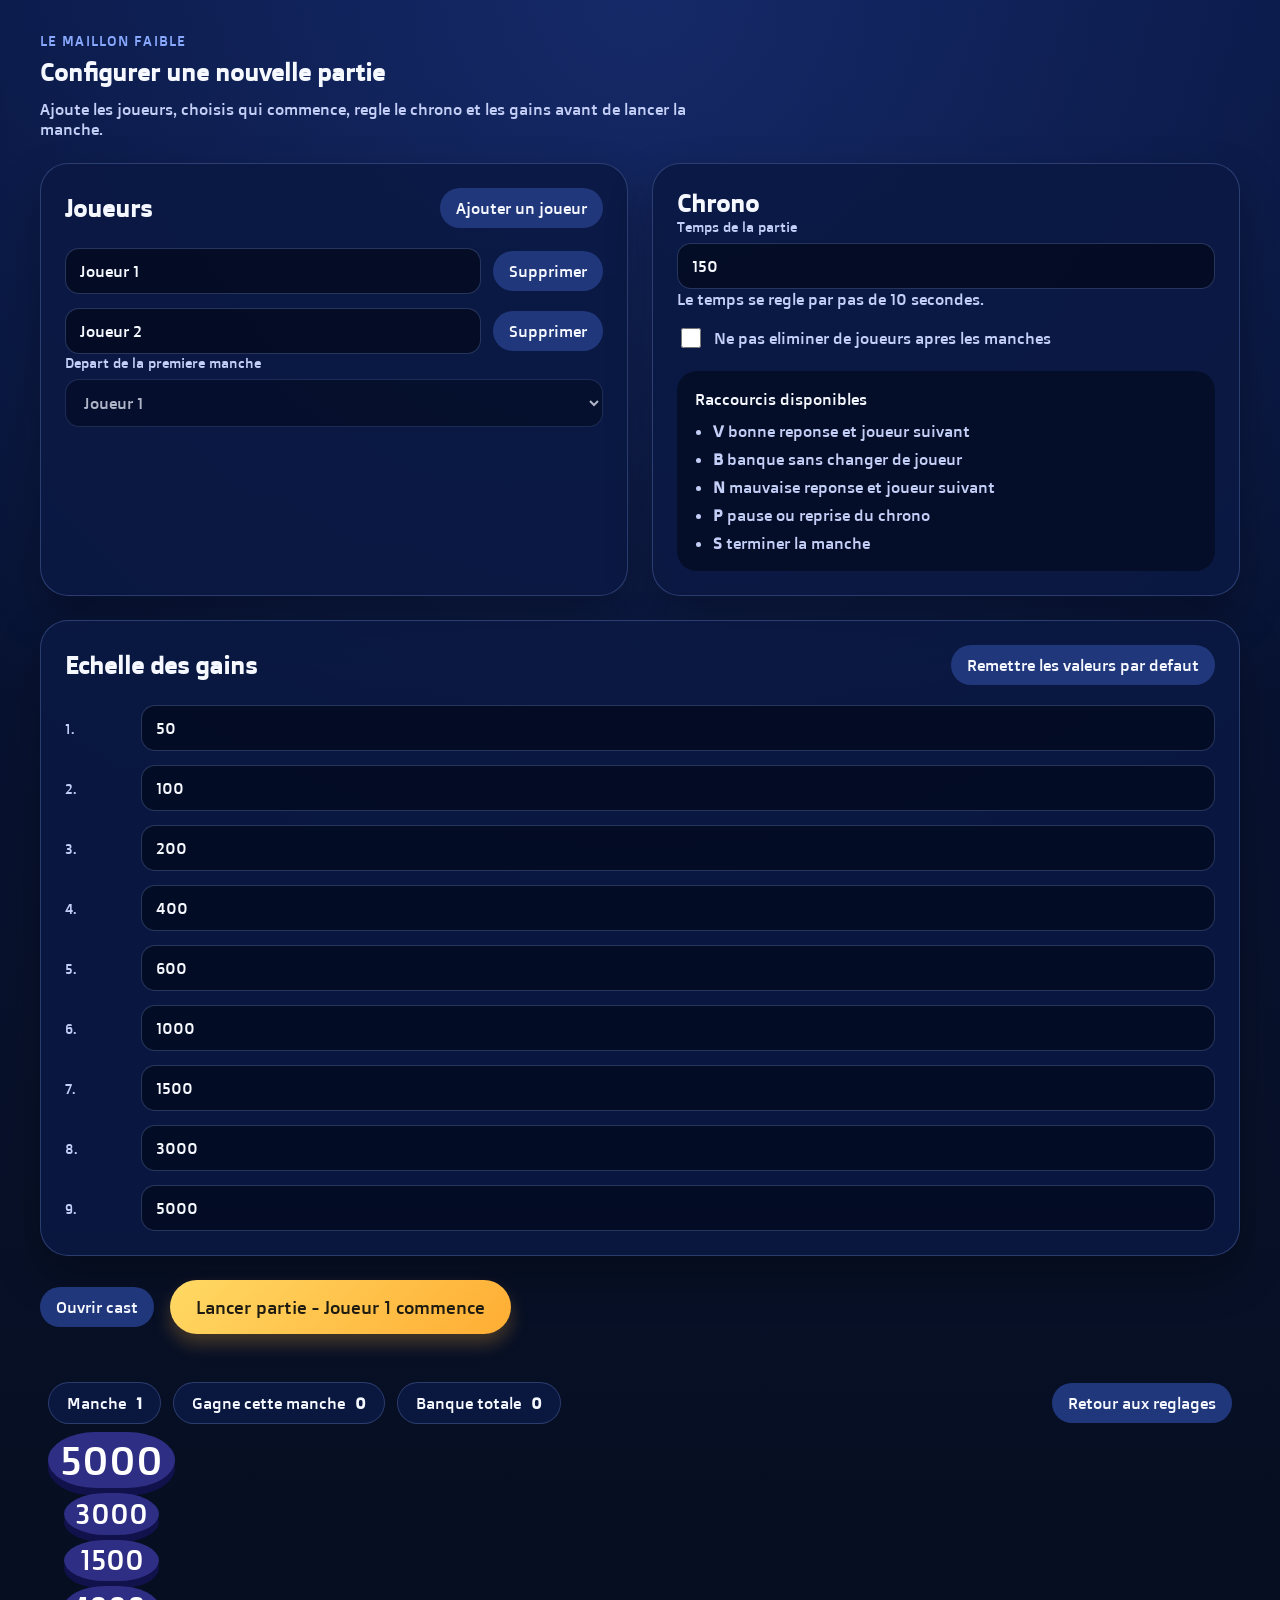
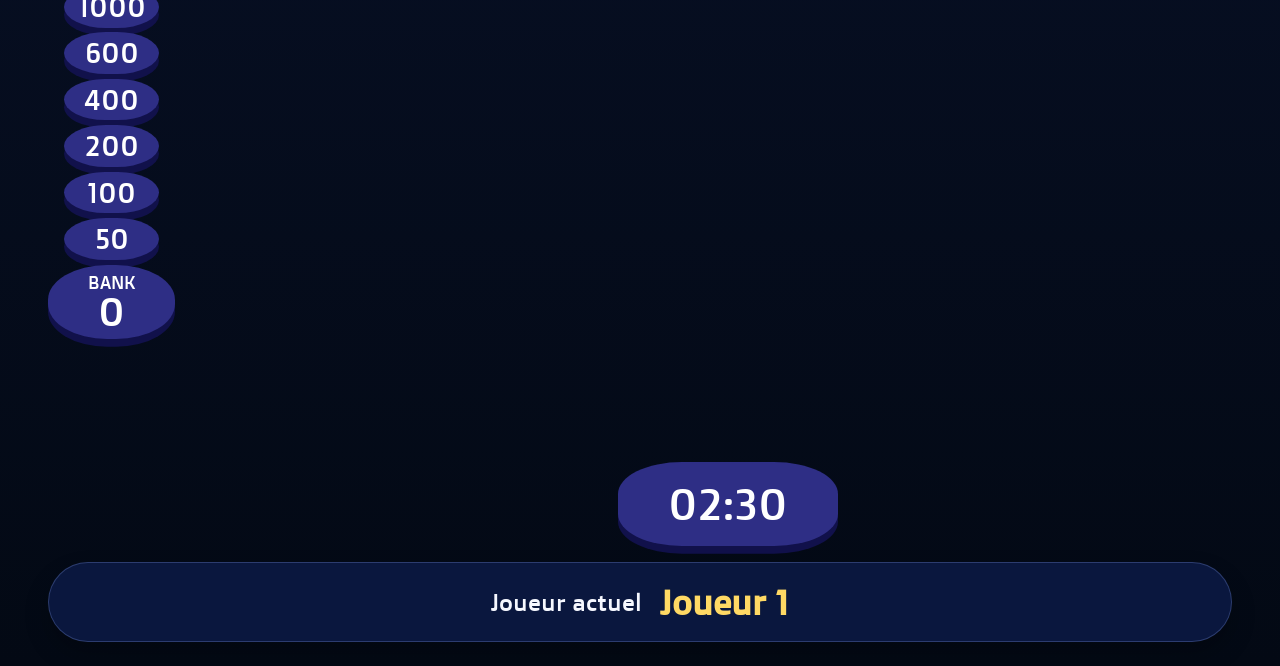
<file: index.html>
<!DOCTYPE html>
<html lang="fr">
<head>
    <meta charset="UTF-8">
    <meta http-equiv="X-UA-Compatible" content="IE=edge">
    <meta name="viewport" content="width=device-width, initial-scale=1.0">
    <link rel="stylesheet" href="style.css">
    <script src="engine.js" defer></script>
    <link rel="preconnect" href="https://fonts.googleapis.com">
    <link rel="preconnect" href="https://fonts.gstatic.com" crossorigin>
    <link href="https://fonts.googleapis.com/css2?family=Doppio+One&display=swap" rel="stylesheet">
    <title>LMF</title>
</head>
<body>
    <main class="app-shell">
        <section class="setup-screen" id="setup-screen">
            <div class="setup-panel">
                <div class="setup-header">
                    <p class="eyebrow">Le Maillon Faible</p>
                    <h1>Configurer une nouvelle partie</h1>
                    <p class="setup-copy">Ajoute les joueurs, choisis qui commence, regle le chrono et les gains avant de lancer la manche.</p>
                </div>

                <div class="setup-grid">
                    <section class="setup-card">
                        <div class="section-title-row">
                            <h2>Joueurs</h2>
                            <button type="button" id="add-player">Ajouter un joueur</button>
                        </div>
                        <div id="players-list" class="players-list"></div>
                        <label class="field">
                            <span>Depart de la premiere manche</span>
                            <select id="starting-player" disabled></select>
                        </label>
                    </section>

                    <section class="setup-card">
                        <h2>Chrono</h2>
                        <label class="field">
                            <span>Temps de la partie</span>
                            <input id="timer-seconds" type="number" min="10" step="10" value="150">
                        </label>
                        <p class="hint">Le temps se regle par pas de 10 secondes.</p>
                        <label class="check-field">
                            <input id="eliminate-each-round" type="checkbox">
                            <span>Ne pas eliminer de joueurs apres les manches</span>
                        </label>
                        <div class="keybinds">
                            <p>Raccourcis disponibles</p>
                            <ul>
                                <li><strong>V</strong> bonne reponse et joueur suivant</li>
                                <li><strong>B</strong> banque sans changer de joueur</li>
                                <li><strong>N</strong> mauvaise reponse et joueur suivant</li>
                                <li><strong>P</strong> pause ou reprise du chrono</li>
                                <li><strong>S</strong> terminer la manche</li>
                            </ul>
                        </div>
                    </section>
                </div>

                <section class="setup-card">
                    <div class="section-title-row">
                        <h2>Echelle des gains</h2>
                        <button type="button" id="reset-prizes">Remettre les valeurs par defaut</button>
                    </div>
                    <div id="prizes-list" class="prizes-list"></div>
                </section>

                <div class="setup-actions">
                    <button type="button" id="open-cast" class="toolbar-button">Ouvrir cast</button>
                    <button type="button" id="start-game" class="primary-button">Lancer partie</button>
                    <p id="setup-error" class="error-message" aria-live="polite"></p>
                </div>
            </div>
        </section>

        <section class="game-screen hidden" id="game-screen">
            <div class="game-toolbar">
                <div class="status-cluster">
                    <div class="status-pill">
                        <span>Manche</span>
                        <strong id="round-number">1</strong>
                    </div>
                    <div class="status-pill">
                        <span>Gagne cette manche</span>
                        <strong id="round-bank-label">0</strong>
                    </div>
                    <div class="status-pill">
                        <span>Banque totale</span>
                        <strong id="total-bank-label">0</strong>
                    </div>
                </div>
                <button type="button" id="back-to-setup" class="toolbar-button">Retour aux reglages</button>
            </div>

            <div class="container">
                <div class="leftside">
                    <div class="big-card" id="card9">5000</div>
                    <div class="card" id="card8">3000</div>
                    <div class="card" id="card7">1500</div>
                    <div class="card" id="card6">1000</div>
                    <div class="card" id="card5">600</div>
                    <div class="card" id="card4">400</div>
                    <div class="card" id="card3">200</div>
                    <div class="card" id="card2">100</div>
                    <div class="card" id="card1">50</div>
                    <div class="big-card bank">
                        <div class="tag">BANK</div>
                        <div id="bank">0</div>
                    </div>
                </div>

                <div class="rightside">
                    <div class="card timer-card" id="timer">
                        <div id="time">02:30</div>
                    </div>
                </div>
            </div>

            <div class="player-banner">
                <span>Joueur actuel</span>
                <strong id="current-player">-</strong>
            </div>

            <div class="round-end-panel hidden" id="round-end-panel">
                <p class="eyebrow">Fin de manche</p>
                <h2 id="round-end-title">La manche est terminee</h2>
                <p id="round-end-reason" class="setup-copy"></p>
                <button type="button" id="go-to-stats" class="primary-button">Passer aux statistiques</button>
            </div>
        </section>

        <section class="stats-screen hidden" id="stats-screen">
            <div class="stats-layout">
                <div class="stats-header">
                    <p class="eyebrow">Statistiques</p>
                    <h1 id="stats-round-title">Resume de la manche 1</h1>
                    <p class="setup-copy">Le classement privilegie d'abord les bonnes reponses, puis l'argent banque, puis la penalite d'argent perdu.</p>
                </div>

                <div class="stats-summary-grid">
                    <div class="setup-card">
                        <h2>Argent recolte sur cette manche</h2>
                        <p class="stats-big-number" id="stats-round-earned">0</p>
                    </div>
                    <div class="setup-card">
                        <h2>Banque totale toutes manches</h2>
                        <p class="stats-big-number" id="stats-total-bank">0</p>
                    </div>
                </div>

                <div class="setup-card highlight-card" id="strongest-player-card">
                    <p class="eyebrow">Maillon fort</p>
                    <h2 id="strongest-player-name">-</h2>
                    <div class="stats-inline">
                        <span>Bonnes reponses: <strong id="strongest-player-correct">0</strong></span>
                        <span>Mauvaises reponses: <strong id="strongest-player-wrong">0</strong></span>
                        <span>Argent banque: <strong id="strongest-player-banked">0</strong></span>
                        <span>Argent perdu: <strong id="strongest-player-lost">0</strong></span>
                    </div>
                </div>

                <div class="setup-card">
                    <div class="section-title-row">
                        <h2>Tous les joueurs</h2>
                    </div>
                    <div class="stats-table-wrapper">
                        <table class="stats-table">
                            <thead>
                                <tr>
                                    <th>Joueur</th>
                                    <th>Bonnes reponses</th>
                                    <th>Mauvaises reponses</th>
                                    <th>Argent banque</th>
                                    <th>Argent perdu</th>
                                </tr>
                            </thead>
                            <tbody id="stats-rows"></tbody>
                        </table>
                    </div>
                </div>

                <div class="setup-card elimination-card hidden" id="elimination-card">
                    <h2>Joueur elimine</h2>
                    <label class="field">
                        <span>Choisis qui quitte la partie a la fin de cette manche</span>
                        <select id="eliminated-player"></select>
                    </label>
                    <p id="elimination-error" class="error-message" aria-live="polite"></p>
                </div>

                <div class="setup-card highlight-card weak-card" id="weakest-player-card">
                    <p class="eyebrow">Maillon faible</p>
                    <h2 id="weakest-player-name">-</h2>
                    <div class="stats-inline">
                        <span>Bonnes reponses: <strong id="weakest-player-correct">0</strong></span>
                        <span>Mauvaises reponses: <strong id="weakest-player-wrong">0</strong></span>
                        <span>Argent banque: <strong id="weakest-player-banked">0</strong></span>
                        <span>Argent perdu: <strong id="weakest-player-lost">0</strong></span>
                    </div>
                </div>

                <div class="setup-actions">
                    <button type="button" id="next-round" class="primary-button">Manche suivante</button>
                </div>
            </div>
        </section>

        <section class="walk-screen hidden" id="walk-screen">
            <div class="walk-layout">
                <div class="setup-card walk-card">
                    <p class="eyebrow">Elimination confirmee</p>
                    <h1 id="walk-title">Vous etes le maillon faible, au revoir.</h1>
                    <p class="setup-copy" id="walk-copy">La manche suivante demarrera quand tu seras pret.</p>
                    <div class="setup-actions">
                        <button type="button" id="walk-next-round" class="primary-button">Passer a la manche suivante</button>
                    </div>
                </div>
            </div>
        </section>

        <section class="final-screen hidden" id="final-screen">
            <div class="final-layout">
                <div class="stats-header">
                    <p class="eyebrow">Finale</p>
                    <h1 id="final-title">Duel final</h1>
                    <p class="setup-copy" id="final-status">Le maillon fort choisit de prendre ou de laisser la main.</p>
                </div>

                <div class="setup-card final-choice-card" id="final-choice-card">
                    <h2 id="final-strongest-player">Maillon fort: -</h2>
                    <div class="setup-actions">
                        <button type="button" id="final-take-hand" class="primary-button">Prendre la main</button>
                        <button type="button" id="final-leave-hand" class="toolbar-button">Laisser la main</button>
                    </div>
                </div>

                <div class="final-board" id="final-board"></div>

                <div class="setup-card final-control-card hidden" id="final-control-card">
                    <p class="eyebrow" id="final-mode-label">Questions</p>
                    <h2 id="final-current-player">-</h2>
                </div>

                <div class="setup-card final-sudden-card hidden" id="final-sudden-card">
                    <h2>Mort subite</h2>
                    <p class="setup-copy">Egalite apres les cinq questions.</p>
                    <div class="setup-actions">
                        <button type="button" id="start-sudden-death" class="primary-button">Commencer la mort subite</button>
                    </div>
                </div>

                <div class="setup-card final-win-card hidden" id="final-win-card">
                    <p class="eyebrow">Partie terminee</p>
                    <h2 id="final-winner-name">-</h2>
                    <p class="setup-copy">La partie est finie. Tu peux relancer une nouvelle configuration.</p>
                    <div class="setup-actions">
                        <button type="button" id="play-again" class="primary-button">Rejouer</button>
                    </div>
                </div>
            </div>
        </section>
    </main>
</body>
</html>
</file>
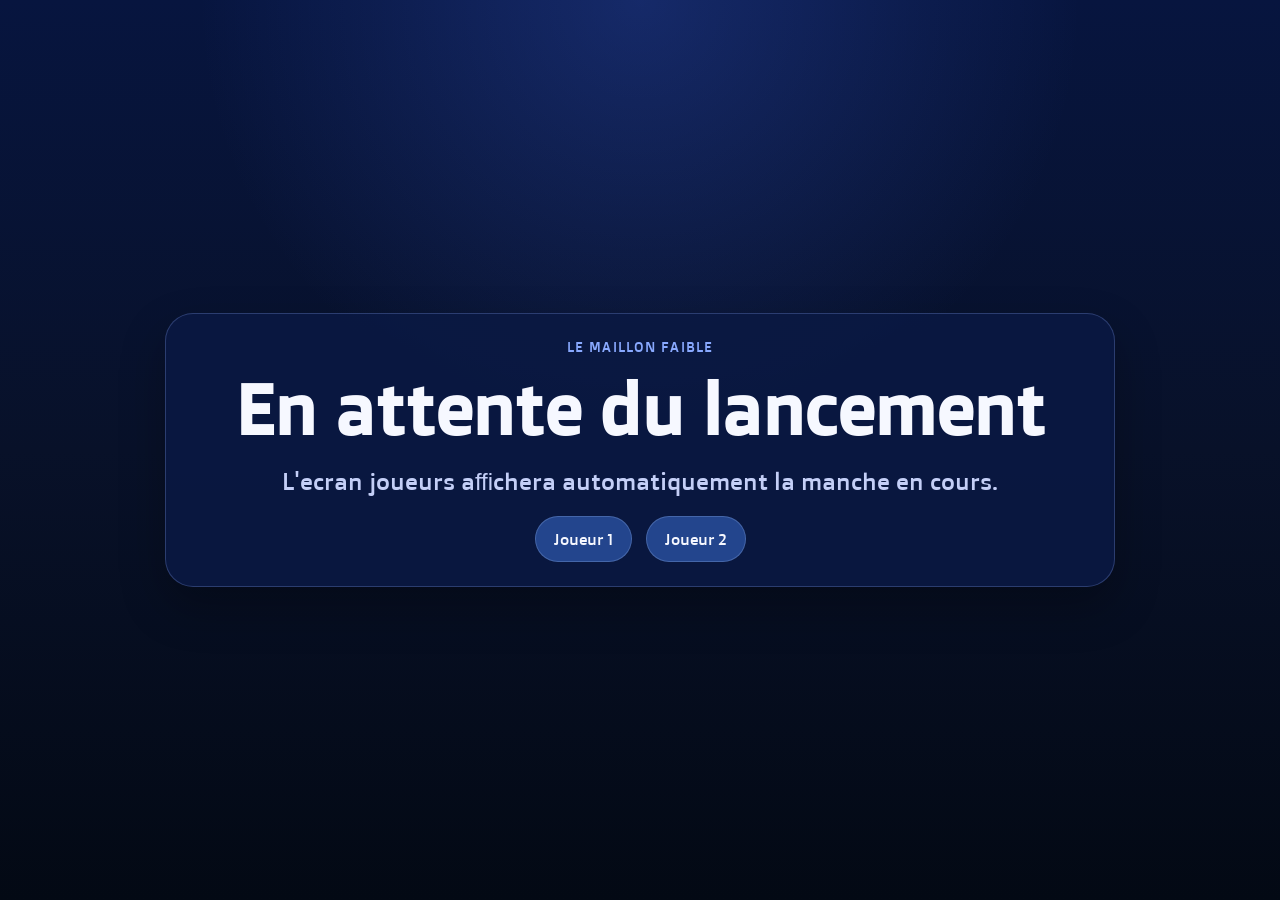
<file: cast.html>
<!DOCTYPE html>
<html lang="fr">
<head>
    <meta charset="UTF-8">
    <meta http-equiv="X-UA-Compatible" content="IE=edge">
    <meta name="viewport" content="width=device-width, initial-scale=1.0">
    <title>LMF Cast</title>
    <link rel="preconnect" href="https://fonts.googleapis.com">
    <link rel="preconnect" href="https://fonts.gstatic.com" crossorigin>
    <link href="https://fonts.googleapis.com/css2?family=Doppio+One&display=swap" rel="stylesheet">
    <link rel="stylesheet" href="cast.css">
    <script src="cast.js" defer></script>
</head>
<body>
    <main id="cast-app" class="cast-app"></main>
</body>
</html>
</file>
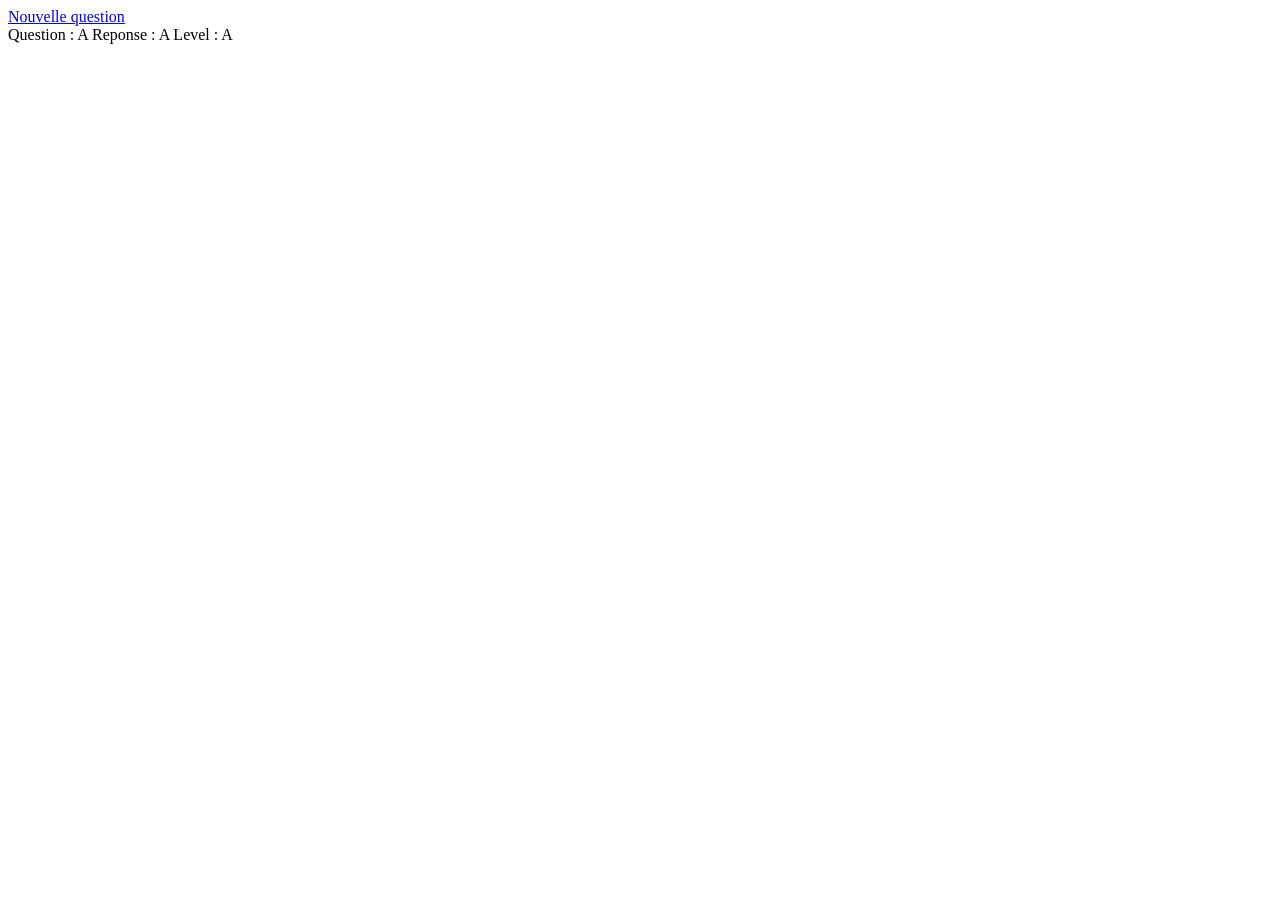
<file: question.html>
<!DOCTYPE html>
<html lang="en">
<head>
    <meta charset="UTF-8">
    <meta name="viewport" content="width=device-width, initial-scale=1.0">
    <title>Document</title>
    <script defer>

        function new_q() {
            rand = Math.floor(Math.random() * max);
        }

    </script>
</head>
<body>
    <a href="#" onclick="new_q()">Nouvelle question</a>
    <div>
        <span>Question : </span><span id="q">A</span>
        <span>Reponse : </span><span id="r">A</span>
        <span>Level : </span><span id="l">A</span>
    </div>
</body>
</html>
</file>
<file: style.css>
body {
    margin: 0;
    font-family: 'Doppio One', sans-serif;
    background:
        radial-gradient(circle at top, rgba(73, 115, 255, 0.22), transparent 40%),
        linear-gradient(180deg, #07153f 0%, #081129 50%, #030914 100%);
    color: #f6f8ff;
    min-height: 100vh;
}

button,
input,
select {
    font: inherit;
}

button {
    cursor: pointer;
    border: 0;
}

.hidden {
    display: none;
}

.app-shell {
    min-height: 100vh;
}

.setup-screen {
    min-height: 100vh;
    padding: 32px;
    box-sizing: border-box;
}

.setup-panel {
    max-width: 1200px;
    margin: 0 auto;
    display: grid;
    gap: 24px;
}

.setup-header h1,
.setup-card h2 {
    margin: 0;
}

.eyebrow {
    margin: 0 0 8px;
    color: #89a9ff;
    letter-spacing: 0.08em;
    text-transform: uppercase;
    font-size: 14px;
}

.setup-copy {
    margin: 12px 0 0;
    max-width: 700px;
    color: #c4cff7;
}

.setup-grid {
    display: grid;
    grid-template-columns: repeat(2, minmax(0, 1fr));
    gap: 24px;
}

.setup-card {
    background: rgba(11, 25, 67, 0.9);
    border: 1px solid rgba(142, 171, 255, 0.25);
    border-radius: 28px;
    padding: 24px;
    box-shadow: 0 20px 45px rgba(0, 0, 0, 0.28);
}

.section-title-row {
    display: flex;
    justify-content: space-between;
    align-items: center;
    gap: 16px;
    margin-bottom: 20px;
}

.section-title-row button,
.toolbar-button,
.player-row button,
#reset-prizes {
    background: #21377c;
    color: #f6f8ff;
    padding: 10px 16px;
    border-radius: 999px;
}

.primary-button {
    background: linear-gradient(135deg, #ffd964 0%, #ffad33 100%);
    color: #1e1b10;
    padding: 16px 26px;
    border-radius: 999px;
    font-size: 18px;
    box-shadow: 0 10px 18px rgba(255, 174, 53, 0.25);
}

.players-list,
.prizes-list {
    display: grid;
    gap: 14px;
}

.player-row,
.prize-row {
    display: grid;
    gap: 12px;
    align-items: center;
}

.player-row {
    grid-template-columns: minmax(0, 1fr) auto;
}

.prize-row {
    grid-template-columns: 64px minmax(0, 1fr);
}

.field {
    display: grid;
    gap: 8px;
}

.field span,
.prize-row label {
    color: #c4cff7;
    font-size: 14px;
}

input,
select {
    border: 1px solid rgba(142, 171, 255, 0.25);
    border-radius: 14px;
    background: rgba(3, 10, 31, 0.8);
    color: #f6f8ff;
    padding: 12px 14px;
}

.check-field {
    display: flex;
    align-items: center;
    gap: 10px;
    margin-top: 16px;
    color: #c4cff7;
}

.check-field input {
    width: 20px;
    height: 20px;
    flex: 0 0 auto;
    accent-color: #ffd964;
}

.hint,
.keybinds ul,
.error-message {
    margin: 0;
}

.hint,
.keybinds li {
    color: #c4cff7;
}

.keybinds {
    margin-top: 20px;
    padding: 18px;
    border-radius: 20px;
    background: rgba(3, 10, 31, 0.7);
}

.keybinds p {
    margin: 0 0 12px;
}

.keybinds ul {
    padding-left: 18px;
    display: grid;
    gap: 8px;
}

.setup-actions {
    display: flex;
    align-items: center;
    gap: 16px;
}

.error-message {
    color: #ff9a9a;
    min-height: 20px;
}

.game-screen {
    height: 100vh;
    padding: 16px 48px 24px;
    box-sizing: border-box;
    display: grid;
    grid-template-rows: auto minmax(0, 1fr) auto;
    overflow: hidden;
}

.game-toolbar {
    display: flex;
    justify-content: space-between;
    align-items: center;
}

.status-cluster {
    display: flex;
    flex-wrap: wrap;
    gap: 12px;
}

.status-pill {
    display: inline-flex;
    align-items: center;
    gap: 10px;
    border-radius: 999px;
    background: rgba(11, 25, 67, 0.85);
    border: 1px solid rgba(142, 171, 255, 0.25);
    padding: 10px 18px;
}

.container {
    width: 100%;
    display: flex;
    justify-content: space-between;
    align-items: stretch;
    gap: 48px;
    min-height: 0;
    padding: 8px 0 16px;
    box-sizing: border-box;
}

.leftside {
    width: fit-content;
    text-align: center;
    display: flex;
    flex-direction: column;
    justify-content: flex-start;
    gap: clamp(3px, 0.55vh, 7px);
    height: auto;
    max-height: 100%;
    font-size: clamp(32px, 4.6vh, 40px);
    margin: 0;
}

#time {
    text-align: center;
}

.rightside {
    display: flex;
    align-items: flex-end;
    justify-content: flex-end;
    flex: 1;
}

.tag {
    font-size: clamp(14px, 2vh, 20px);
}

.big-card {
    padding: clamp(6px, 0.9vh, 10px);
    background-color: rgb(46, 46, 133);
    color: white;
    width: 111px;
    line-height: 1;
    border-radius: 59px / 35px;
    margin: 0 auto;
    box-shadow: 0 clamp(5px, 0.85vh, 9px) rgb(17, 17, 75);
}

.bank {
    width: 111px;
    border-radius: 59px / 35px;
    flex-shrink: 0;
}

.card {
    padding: clamp(5px, 0.75vh, 10px);
    background-color: rgb(46, 46, 133);
    color: white;
    width: 81px;
    line-height: 1;
    border-radius: 64px / 32px;
    margin: 0 auto;
    font-size: clamp(23px, 3.2vh, 28px);
    box-shadow: 0 clamp(5px, 0.85vh, 9px) rgb(17, 17, 75);
}

.timer-card {
    width: 180px;
    font-size: 44px;
    padding: 20px;
}

.active {
    background-color: rgb(205, 72, 72);
    box-shadow: 0 clamp(5px, 0.85vh, 9px) rgb(103, 6, 6);
}

.player-banner {
    display: flex;
    justify-content: center;
    align-items: center;
    gap: 18px;
    margin-top: 0;
    font-size: 24px;
    padding: 18px 22px;
    border-radius: 999px;
    background: rgba(11, 25, 67, 0.92);
    border: 1px solid rgba(142, 171, 255, 0.25);
    box-shadow: 0 12px 24px rgba(0, 0, 0, 0.22);
}

.player-banner strong {
    font-size: 34px;
    color: #ffd964;
}

.round-end-panel,
.stats-layout {
    max-width: 1200px;
    margin: 0 auto;
}

.round-end-panel {
    margin-top: 24px;
    padding: 24px;
    border-radius: 28px;
    background: rgba(11, 25, 67, 0.92);
    border: 1px solid rgba(142, 171, 255, 0.25);
    box-shadow: 0 20px 45px rgba(0, 0, 0, 0.28);
}

.stats-screen {
    min-height: 100vh;
    padding: 32px;
    box-sizing: border-box;
}

.walk-screen,
.final-screen {
    min-height: 100vh;
    padding: 32px;
    box-sizing: border-box;
}

.stats-layout {
    display: grid;
    gap: 24px;
}

.final-layout {
    max-width: 1200px;
    margin: 0 auto;
    display: grid;
    gap: 24px;
}

.walk-layout {
    min-height: calc(100vh - 64px);
    max-width: 900px;
    margin: 0 auto;
    display: flex;
    align-items: center;
    justify-content: center;
}

.walk-card,
.final-win-card {
    text-align: center;
}

.walk-card h1,
.final-win-card h2 {
    margin: 0;
    font-size: clamp(34px, 6vw, 62px);
}

.walk-card .setup-copy,
.final-win-card .setup-copy {
    max-width: none;
}

.walk-card .setup-actions,
.final-win-card .setup-actions {
    justify-content: center;
    margin-top: 24px;
}

.stats-header h1 {
    margin: 0;
}

.stats-summary-grid {
    display: grid;
    grid-template-columns: repeat(2, minmax(0, 1fr));
    gap: 24px;
}

.stats-big-number {
    margin: 16px 0 0;
    font-size: 56px;
    color: #ffd964;
}

.highlight-card {
    background:
        linear-gradient(135deg, rgba(255, 217, 100, 0.16), rgba(11, 25, 67, 0.9)),
        rgba(11, 25, 67, 0.9);
}

.weak-card {
    background:
        linear-gradient(135deg, rgba(205, 72, 72, 0.2), rgba(11, 25, 67, 0.9)),
        rgba(11, 25, 67, 0.9);
}

.final-board {
    display: grid;
    gap: 18px;
    padding: 24px;
    border-radius: 28px;
    background: rgba(3, 8, 22, 0.92);
    border: 1px solid rgba(142, 171, 255, 0.2);
}

.final-row {
    display: grid;
    grid-template-columns: minmax(150px, 220px) repeat(5, minmax(54px, 1fr));
    gap: 14px;
    align-items: center;
}

.final-name,
.final-token {
    min-height: 54px;
    display: flex;
    align-items: center;
    justify-content: center;
    border-radius: 999px;
    color: #f6f8ff;
    text-align: center;
    box-shadow: inset 0 3px 8px rgba(255, 255, 255, 0.22), 0 8px 14px rgba(0, 0, 0, 0.28);
}

.final-name {
    padding: 0 18px;
    background: #274a94;
    border: 1px solid rgba(166, 197, 255, 0.35);
    font-size: 20px;
    font-weight: 700;
}

.final-token {
    background: #12395c;
    border: 1px solid rgba(102, 164, 219, 0.28);
    font-size: 26px;
}

.final-token.correct {
    background: #1f9b4b;
}

.final-token.wrong {
    background: #c64047;
}

.final-token.pending {
    opacity: 0.34;
}

.final-token.settled {
    opacity: 0.34;
}

.final-token.hidden-slot {
    opacity: 0;
    border-color: transparent;
    box-shadow: none;
    pointer-events: none;
}

.final-token.current,
.final-token.correct,
.final-token.wrong {
    opacity: 1;
}

.final-token.correct.settled,
.final-token.wrong.settled {
    opacity: 0.34;
}

.stats-inline {
    display: flex;
    flex-wrap: wrap;
    gap: 12px 24px;
    margin-top: 16px;
    color: #c4cff7;
}

.stats-table-wrapper {
    overflow-x: auto;
}

.stats-table {
    width: 100%;
    border-collapse: collapse;
}

.stats-table th,
.stats-table td {
    text-align: left;
    padding: 14px 12px;
    border-bottom: 1px solid rgba(142, 171, 255, 0.18);
}

.stats-table th {
    color: #89a9ff;
    font-size: 14px;
    text-transform: uppercase;
    letter-spacing: 0.05em;
}

.stats-table tbody tr:last-child td {
    border-bottom: 0;
}

@media (max-width: 900px) {
    .setup-screen,
    .game-screen,
    .stats-screen,
    .walk-screen,
    .final-screen {
        padding: 20px;
    }

    .game-screen {
        height: auto;
        min-height: 100vh;
        overflow: auto;
    }

    .setup-grid,
    .stats-summary-grid,
    .player-row,
    .prize-row,
    .container {
        grid-template-columns: 1fr;
        display: grid;
    }

    .section-title-row,
    .game-toolbar,
    .setup-actions {
        flex-direction: column;
        align-items: stretch;
    }


    .status-cluster {
        flex-direction: column;
    }

    .leftside {
        width: 100%;
        height: auto;
        gap: 18px;
    }

    .rightside {
        justify-content: center;
    }

    .player-banner {
        flex-direction: column;
        border-radius: 28px;
        text-align: center;
    }

    .stats-big-number {
        font-size: 42px;
    }

    .walk-layout {
        min-height: calc(100vh - 40px);
    }

    .stats-inline {
        flex-direction: column;
        gap: 10px;
    }

    .final-row {
        grid-template-columns: 1fr repeat(5, minmax(42px, 1fr));
        gap: 10px;
    }

    .final-name,
    .final-token {
        min-height: 44px;
        font-size: 16px;
    }
}
</file>
<file: cast.css>
body {
    margin: 0;
    font-family: "Doppio One", sans-serif;
    background:
        radial-gradient(circle at top, rgba(73, 115, 255, 0.22), transparent 40%),
        linear-gradient(180deg, #07153f 0%, #081129 50%, #030914 100%);
    color: #f6f8ff;
    min-height: 100vh;
}

.cast-app {
    min-height: 100vh;
    padding: 28px;
    box-sizing: border-box;
}

.cast-layout {
    max-width: 1280px;
    margin: 0 auto;
    display: grid;
    gap: 24px;
    position: relative;
}

.cast-card {
    background: rgba(11, 25, 67, 0.9);
    border: 1px solid rgba(142, 171, 255, 0.25);
    border-radius: 28px;
    padding: 24px;
    box-shadow: 0 20px 45px rgba(0, 0, 0, 0.28);
}

.cast-hero {
    min-height: calc(100vh - 56px);
    display: flex;
    align-items: center;
    justify-content: center;
}

.cast-hero .cast-card {
    width: min(900px, 100%);
    text-align: center;
}

.eyebrow {
    margin: 0 0 10px;
    color: #89a9ff;
    letter-spacing: 0.08em;
    text-transform: uppercase;
    font-size: 14px;
}

.cast-title {
    margin: 0;
    font-size: clamp(38px, 7vw, 70px);
}

.cast-copy {
    margin: 14px 0 0;
    color: #c4cff7;
    font-size: clamp(18px, 2vw, 24px);
}

.status-cluster {
    display: flex;
    flex-wrap: wrap;
    gap: 12px;
}

.status-pill {
    display: inline-flex;
    align-items: center;
    gap: 10px;
    border-radius: 999px;
    background: rgba(11, 25, 67, 0.85);
    border: 1px solid rgba(142, 171, 255, 0.25);
    padding: 12px 18px;
}

.game-grid {
    display: flex;
    justify-content: space-between;
    align-items: stretch;
    gap: 48px;
}

.leftside {
    width: fit-content;
    text-align: center;
    display: flex;
    flex-direction: column;
    gap: 10px;
    font-size: clamp(32px, 4.6vh, 40px);
}

.big-card,
.card {
    background-color: rgb(46, 46, 133);
    color: white;
    margin: 0 auto;
    box-shadow: 0 8px 12px rgb(17, 17, 75);
}

.big-card {
    width: 118px;
    padding: 10px 8px;
    border-radius: 59px / 35px;
}

.card {
    width: 84px;
    padding: 9px 8px;
    border-radius: 64px / 32px;
    font-size: clamp(23px, 3.2vh, 28px);
}

.card.active {
    background-color: rgb(205, 72, 72);
    box-shadow: 0 8px 12px rgb(103, 6, 6);
}

.big-card.active {
    background-color: rgb(205, 72, 72);
    box-shadow: 0 8px 12px rgb(103, 6, 6);
}

.bank {
    width: 118px;
}

.tag {
    font-size: 18px;
}

.rightside {
    display: flex;
    flex: 1;
    align-items: flex-end;
    justify-content: flex-end;
}

.timer-card {
    width: 220px;
    padding: 26px;
    font-size: 52px;
    text-align: center;
}

.player-banner {
    display: flex;
    justify-content: center;
    align-items: center;
    gap: 18px;
    font-size: 28px;
    padding: 18px 22px;
    border-radius: 999px;
    background: rgba(11, 25, 67, 0.92);
    border: 1px solid rgba(142, 171, 255, 0.25);
}

.player-banner strong {
    font-size: 38px;
    color: #ffd964;
}

.cast-overlay {
    position: fixed;
    inset: 0;
    display: flex;
    align-items: center;
    justify-content: center;
    padding: 28px;
    background: rgba(3, 9, 20, 0.55);
    z-index: 20;
    box-sizing: border-box;
}

.cast-overlay-card,
.cast-victory-card {
    width: 100%;
    text-align: center;
}

.cast-board-card {
    padding: 30px;
}

.cast-final-board {
    display: grid;
    gap: 18px;
}

.final-row {
    display: grid;
    grid-template-columns: minmax(180px, 240px) repeat(5, minmax(60px, 1fr));
    gap: 14px;
    align-items: center;
}

.final-name,
.final-token {
    min-height: 58px;
    display: flex;
    align-items: center;
    justify-content: center;
    border-radius: 999px;
    color: #f6f8ff;
    text-align: center;
    box-shadow: inset 0 3px 8px rgba(255, 255, 255, 0.18), 0 8px 14px rgba(0, 0, 0, 0.28);
}

.final-name {
    padding: 0 18px;
    background: #274a94;
    border: 1px solid rgba(166, 197, 255, 0.35);
    font-size: 24px;
    font-weight: 700;
}

.final-token {
    background: #12395c;
    border: 1px solid rgba(102, 164, 219, 0.28);
    font-size: 30px;
}

.final-token.correct {
    background: #1f9b4b;
}

.final-token.wrong {
    background: #c64047;
}

.final-token.pending,
.final-token.settled {
    opacity: 0.34;
}

.final-token.hidden-slot {
    opacity: 0;
    border-color: transparent;
    box-shadow: none;
}

.final-token.current,
.final-token.correct.current,
.final-token.wrong.current {
    opacity: 1;
}

.final-token.correct.settled,
.final-token.wrong.settled {
    opacity: 0.34;
}

.players-list {
    display: flex;
    flex-wrap: wrap;
    gap: 14px;
    justify-content: center;
    margin-top: 20px;
}

.player-chip {
    padding: 12px 18px;
    border-radius: 999px;
    background: rgba(39, 74, 148, 0.92);
    border: 1px solid rgba(166, 197, 255, 0.25);
}

@media (max-width: 900px) {
    .cast-app {
        padding: 18px;
    }

    .game-grid {
        display: grid;
        gap: 24px;
    }

    .leftside {
        width: 100%;
        gap: 16px;
    }

    .rightside {
        justify-content: center;
    }

    .player-banner {
        flex-direction: column;
        border-radius: 28px;
        text-align: center;
    }

    .final-row {
        grid-template-columns: 1fr repeat(5, minmax(44px, 1fr));
        gap: 10px;
    }

    .final-name,
    .final-token {
        min-height: 46px;
        font-size: 17px;
    }
}
</file>
